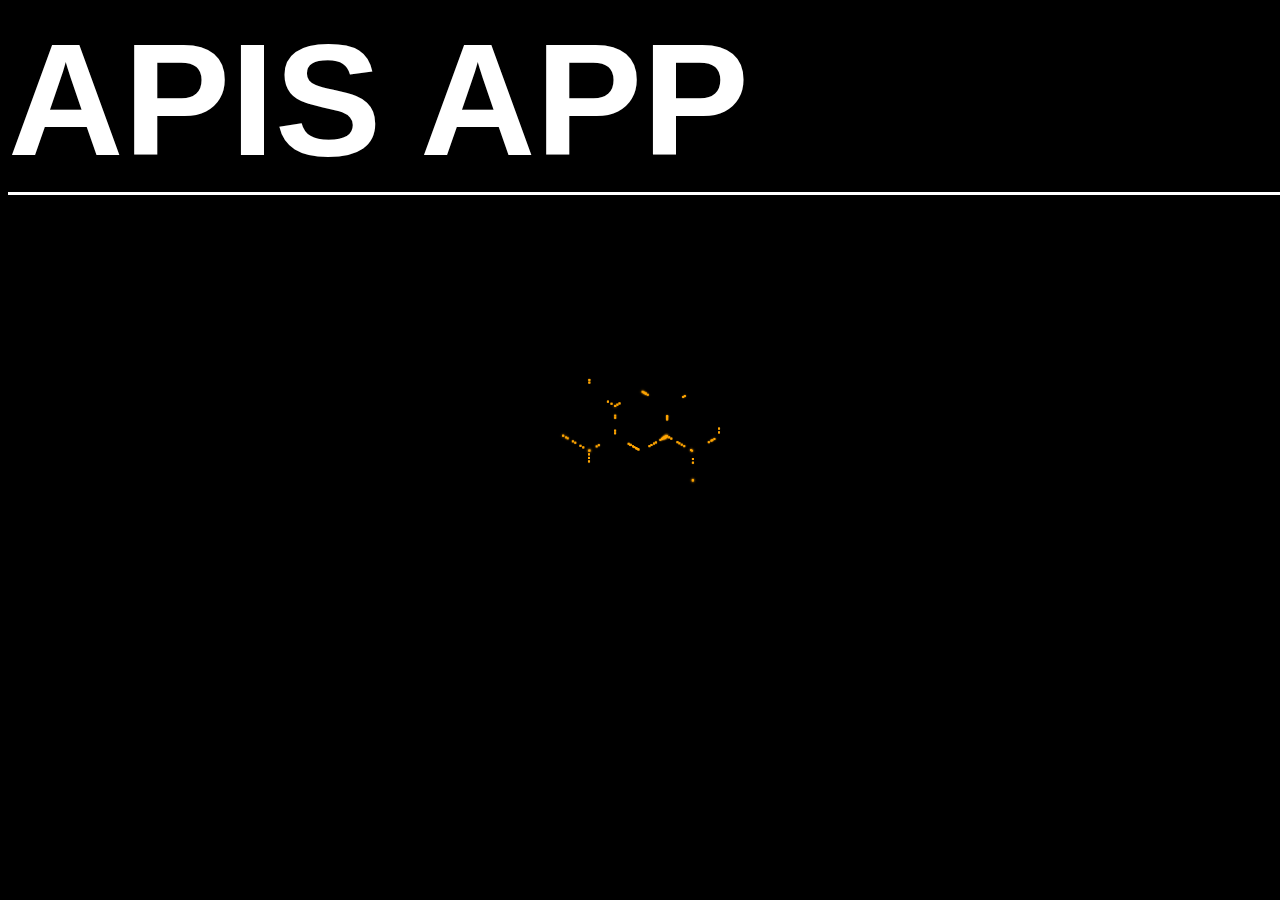
<file: JS-Courses/JS-Apps/doodles/index.html>
<!DOCTYPE html>
<html lang="en">
<head>
    <meta charset="UTF-8">
    <meta name="viewport" content="width=device-width, initial-scale=1.0">
    <link rel="stylesheet" href="styles.css">
    <title>Document</title>
</head>
<body>
    <canvas id="c"></canvas>
    <h1>APIS APP</h1>

    <script src="doodles.js"></script>
</body>
</html>
</file>
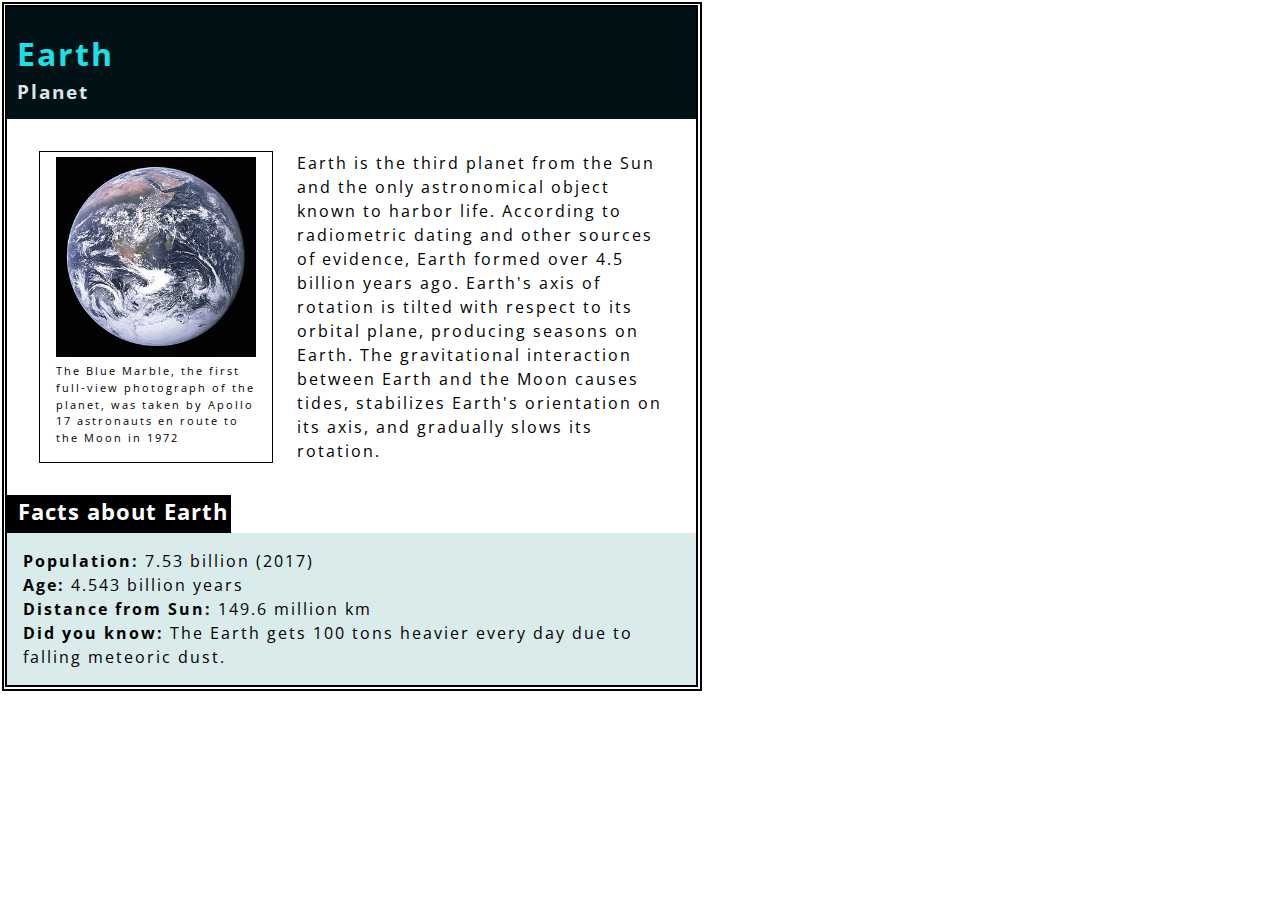
<file: FrontEnd-Exam-2019-03-11/Exam_Ресурси/01_Earth/Solution/index.html>
<!DOCTYPE html>
<html lang="en">
<head>
    <meta charset="UTF-8">
    <meta name="viewport" content="width=device-width, initial-scale=1.0">
    <meta http-equiv="X-UA-Compatible" content="ie=edge">
    <link href="https://fonts.googleapis.com/css?family=Open+Sans&display=swap" rel="stylesheet">
    <link rel="stylesheet" href="style.css">
    <title>01.Earth</title>
</head>
<body>
    <div class="container">
    <header>
        <h1>Earth</h1>
        <h3>Planet</h3>
    </header>

    <main>
        <div class="card">
            <img src="Earth.jpg">
            <p>The Blue Marble, the first full-view photograph of the planet, was taken by Apollo 17 astronauts en route to the Moon in 1972</p>
        </div>

        <p>Earth is the third planet from the Sun and the only astronomical object known to harbor life. According to radiometric dating and other sources of evidence, Earth formed over 4.5 billion years ago.
            Earth's axis of rotation is tilted with respect to its orbital plane, producing seasons on Earth. The gravitational interaction between Earth and the Moon causes tides, stabilizes Earth's orientation on its axis, and gradually slows its rotation.</p>

        
    </main>
    <div class="facts"><p>Facts about Earth</p> </div>
    <footer>
        <p><strong>Population:</strong> 7.53 billion (2017)</p>
        <p><strong>Age:</strong> 4.543 billion years</p>
        <p><strong>Distance from Sun:</strong> 149.6 million km</p>
        <p><strong> Did you know:</strong> The Earth gets 100 tons heavier every day due to falling meteoric dust.</p>
    </footer>
    </div>
</body>
</html>
</file>
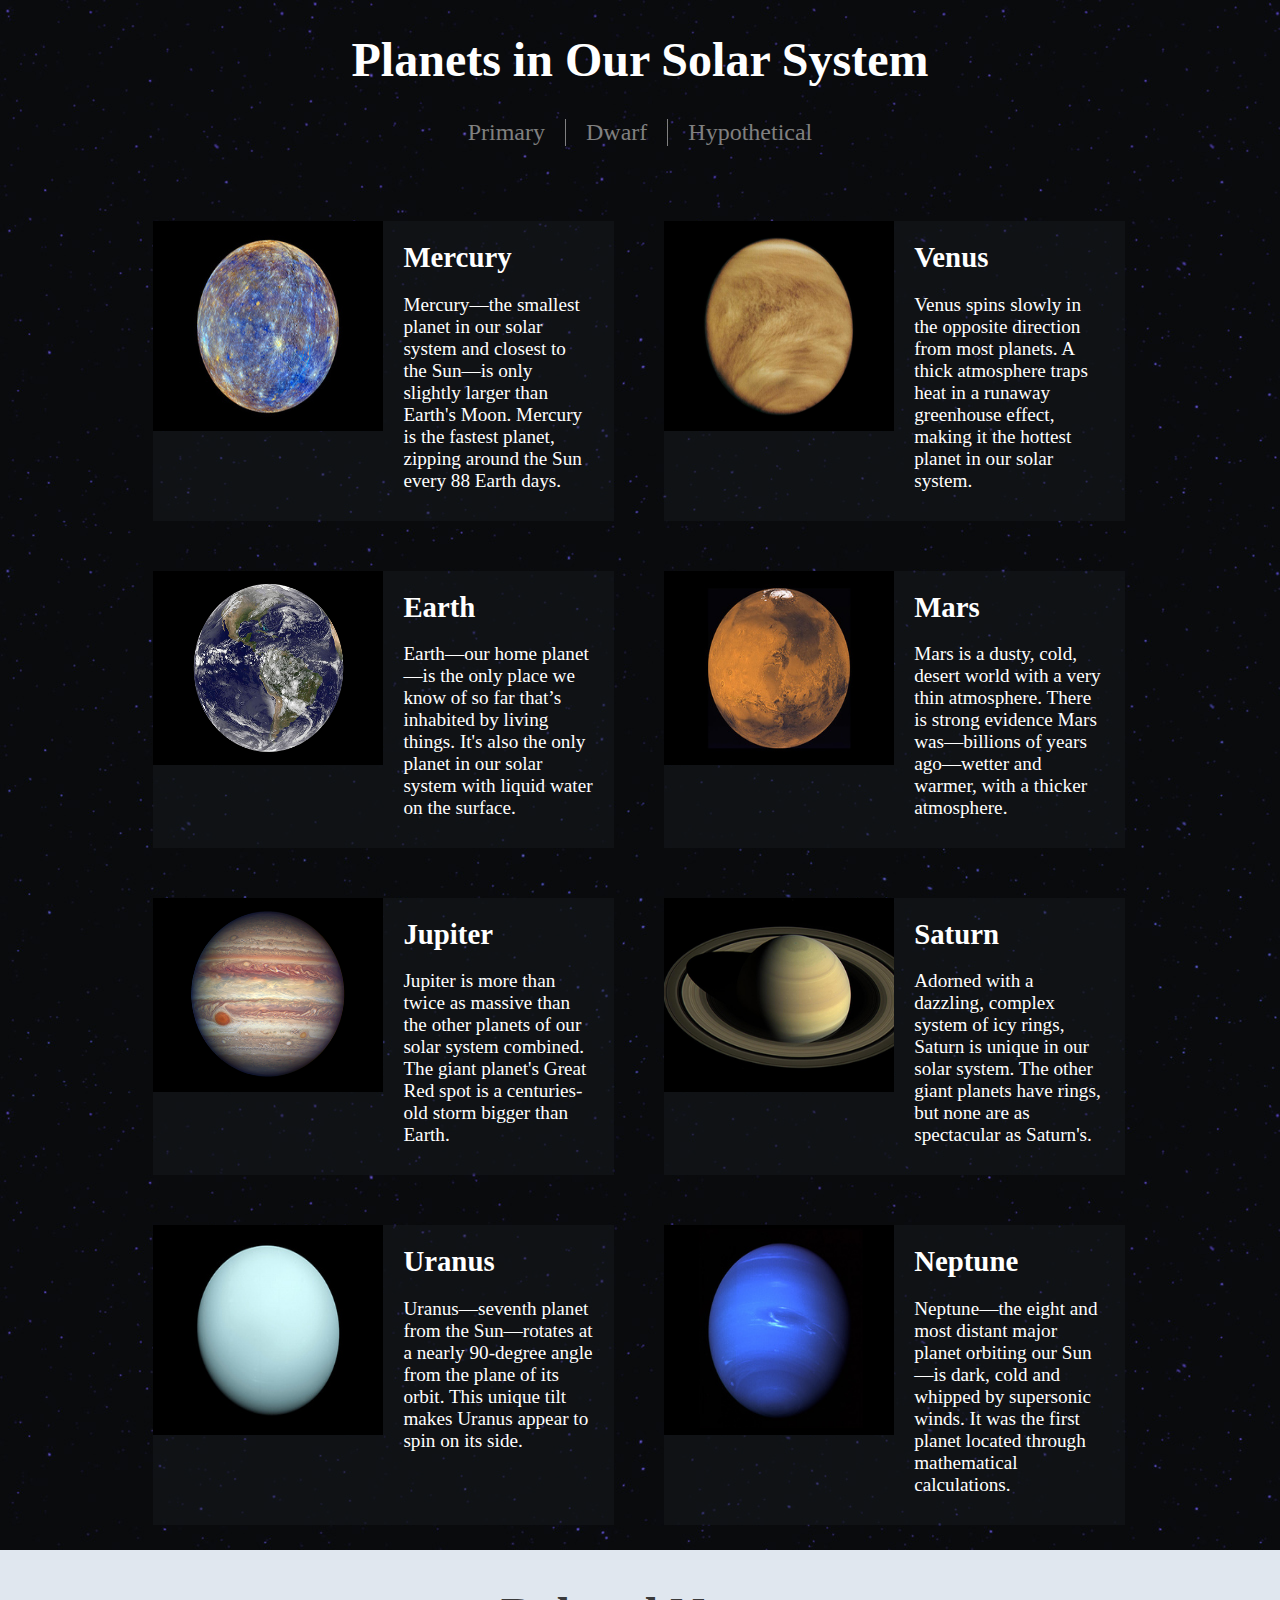
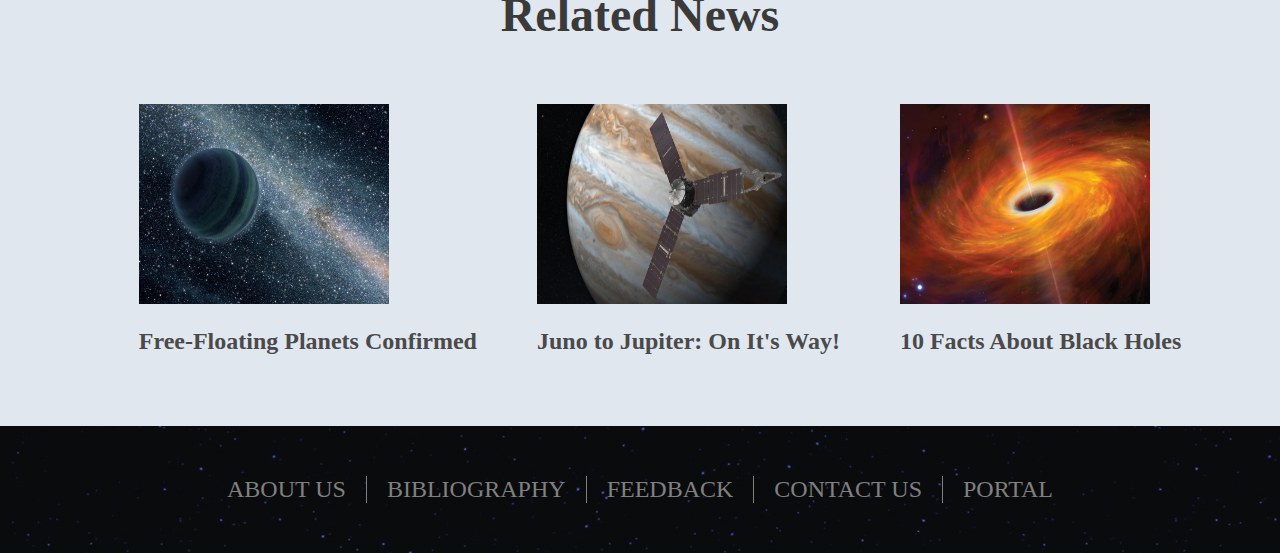
<file: FrontEnd-Exam-2019-03-11/Exam_Ресурси/02_Planets/Solution/index.html>
<!DOCTYPE html>
<html lang="en">
<head>
    <meta charset="UTF-8">
    <meta name="viewport" content="width=device-width, initial-scale=1.0">
    <meta http-equiv="X-UA-Compatible" content="ie=edge">
    <link rel="stylesheet" href="styles.css">
    <link rel="stylesheet" href="responsive.css">
    <title>Planets</title>
</head>
<body>
    <div class="primary">
    <header>
        <h1>Planets in Our Solar System</h1>
        <nav>
            <a href="#">Primary</a>
            <a href="#">Dwarf</a>
            <a href="#">Hypothetical</a>
         </nav>
    </header>
    <main>
        <div class="pair">
            <div class="planet" href="#">
            <img src="..\Media\mercury.png">
            <div class="planet_info">
                <h3>Mercury</h3>
                <p>Mercury—the smallest planet in our solar system and closest to the Sun—is only slightly larger than Earth's Moon. Mercury is the fastest planet, zipping around the Sun every 88 Earth days.</p>
            </div>
            </div>
            <div class="planet" href="#">
                <img src="..\Media\venus.png">
                <div class="planet_info">
                    <h3>Venus</h3>
                    <p>Venus spins slowly in the opposite direction from most planets. A thick atmosphere traps heat in a runaway greenhouse effect, making it the hottest planet in our solar system.</p>
                </div>
            </div>
        </div>
        <div class="pair">
             <div class="planet" href="#">
                <img src="..\Media\earth.jpg">
                <div class="planet_info">
                    <h3>Earth</h3>
                    <p>Earth—our home planet—is the only place we know of so far that’s inhabited by living things. It's also the only planet in our solar system with liquid water on the surface.</p>
                </div>
        </div>
            <div class="planet" href="#">
                <img src="..\Media\mars.jpg">
                <div class="planet_info">
                    <h3>Mars</h3>
                    <p>Mars is a dusty, cold, desert world with a very thin atmosphere. There is strong evidence Mars was—billions of years ago—wetter and warmer, with a thicker atmosphere.</p>
                </div>
            </div>
        </div>
        <div class="pair">
                <div class="planet" href="#">
                   <img src="..\Media\jupiter.png">
                   <div class="planet_info">
                       <h3>Jupiter</h3>
                       <p>Jupiter is more than twice as massive than the other planets of our solar system combined. The giant planet's Great Red spot is a centuries-old storm bigger than Earth.</p>
                   </div>
           </div>
               <div class="planet" href="#">
                   <img src="..\Media\saturn.jpg">
                   <div class="planet_info">
                       <h3>Saturn</h3>
                       <p>Adorned with a dazzling, complex system of icy rings, Saturn is unique in our solar system. The other giant planets have rings, but none are as spectacular as Saturn's.</p>
                   </div>
               </div>
           </div>
           <div class="pair">
                <div class="planet" href="#">
                   <img src="..\Media\uranus.jpg">
                   <div class="planet_info">
                       <h3>Uranus</h3>
                       <p>Uranus—seventh planet from the Sun—rotates at a nearly 90-degree angle from the plane of its orbit. This unique tilt makes Uranus appear to spin on its side.</p>
                   </div>
           </div>
               <div class="planet" href="#">
                   <img src="..\Media\neptune.jpg">
                   <div class="planet_info">
                       <h3>Neptune</h3>
                       <p>Neptune—the eight and most distant major planet orbiting our Sun—is dark, cold and whipped by supersonic winds. It was the first planet located through mathematical calculations.</p>
                   </div>
               </div>
           </div>
    </main>
    <section class="news">
        <h1>Related News</h1>
            <ul>
                <li>
                    <span class="link">
                        <img src="..\Media\free_planet.jpg">
                    </span>
                    <h2>Free-Floating Planets Confirmed</h2>
                </li>
                <li>
                    <span class="link">
                        <img src="..\Media\juno.jpg" alt="">
                    </span>
                    <h2>Juno to Jupiter: On It's Way!</h2>
                </li>
                <li>
                    <span class="link">
                        <img src="..\Media\black_hole.jpg" alt="">
                    </span> 
                    <h2>10 Facts About Black Holes</h2>
                </li>
            </ul>
    </section>
    
    <footer>
            <nav>
                <a href="#">ABOUT US</a>
                <a href="#">BIBLIOGRAPHY</a>
                <a href="#">FEEDBACK</a>
                <a href="#">CONTACT US</a>
                <a href="#">PORTAL</a>
             </nav>
    </footer>
    </div>
</body>
</html>
</file>
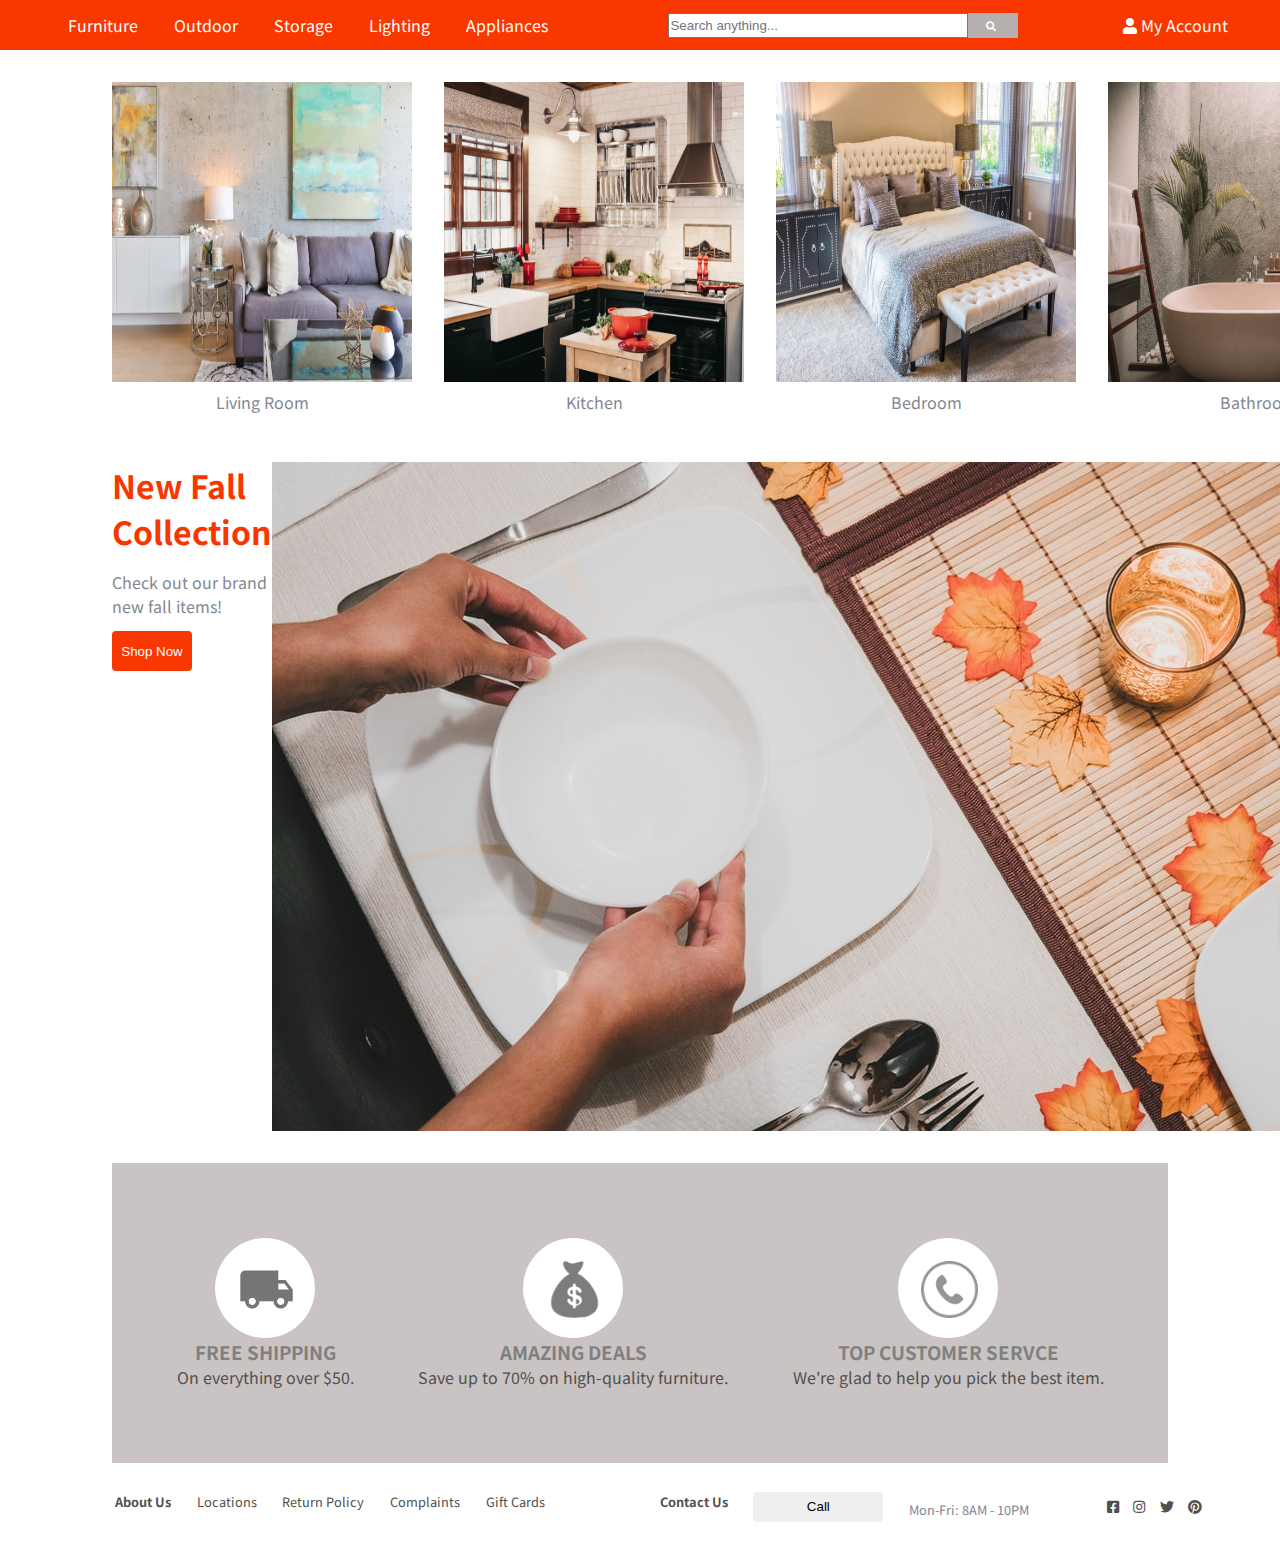
<file: FrontEnd-Exam-2019-03-11/Exam_Ресурси/03_FurnitureStore/Solution/index.html>
<!DOCTYPE html>
<html lang="en">
<head>
    <meta charset="UTF-8">
    <meta name="viewport" content="width=device-width, initial-scale=1.0">
    <meta http-equiv="X-UA-Compatible" content="ie=edge">
    <link rel="stylesheet" href="style.css">
    <link href="https://fonts.googleapis.com/css?family=Noto+Sans+JP&display=swap" rel="stylesheet"> 
    <title> 03.Furniture Store</title>
</head>
<body>
    <header>
        <ul class="menu" >
            <li>Furniture</li>
            <li>Outdoor</li>
            <li>Storage</li>
            <li>Lighting</li>
            <li>Appliances</li>
        </ul>

        <div class="bla" >
            <input class="search-bar" type="text" placeholder="Search anything...">
            <i class="fas fa-search"></i>
        </div>

        <div class="search" ><i class="fas fa-user"></i> My Account</div>
    </header>



    <main>

        <div class="container-pics">

            <ul>
                <li> <img src="liv-room.jpg" alt=""> <p>Living Room</p> </li>
                <li> <img src="kitchen.jpg" alt=""> <p>Kitchen</p> </li>
                <li> <img src="bedroom.jpg" alt=""> <p>Bedroom</p> </li>
                <li> <img src="bathroom.jpg" alt=""> <p>Bathroom</p></li>
            </ul>

        </div>

        <div class="fall-collection" >
            <div class="grr">
                <h1>New Fall Collection</h1>
                <p>Check out our brand new fall items!</p>
                <button>Shop Now</button>
            </div>

            <img src="fall-collection.jpg" alt="">
        </div>


        <div class="last-container">
            <div class="card">
                <i><img src="free-shipping.png" alt=""></i>
                <h3>FREE SHIPPING</h3>
                <p>On everything over $50.</p>
            </div>
            <div class="card">
                <i><img src="amazing-deals.png" alt=""></i>
                <h3>AMAZING DEALS</h3>
                <p>Save up to 70% on high-quality furniture.</p>

            </div>
            <div class="card">
                <i><img src="customer-service.png" alt=""></i>
                <h3>TOP CUSTOMER SERVCE</h3>
                <p>We're glad to help you pick the best item.</p>
    
            </div>
            

        </div>

    </main>

    <footer>
        <div>
        <ul>
            <li class="bigger" >About Us</li>
            <li>Locations</li>
            <li>Return Policy</li>
            <li>Complaints</li>
            <li>Gift Cards</li>
        </ul>
        </div>
        <div class="middle">
            <ul>
                <li class="bigger">Contact Us</li>
                <li><button>Call</button></li>
                <li><p>Mon-Fri: 8AM - 10PM</p></li>
            </ul>
        </div>
        <div class="social">
            <ul>
                <li><i class="fab fa-facebook-square"></i></li>
                <li><i class="fab fa-instagram"></i></li>
                <li><i class="fab fa-twitter"></i></li>
                <li><i class="fab fa-pinterest"></i></li>
            </ul>
        </div>

    </footer>
</body>
</html>
</file>
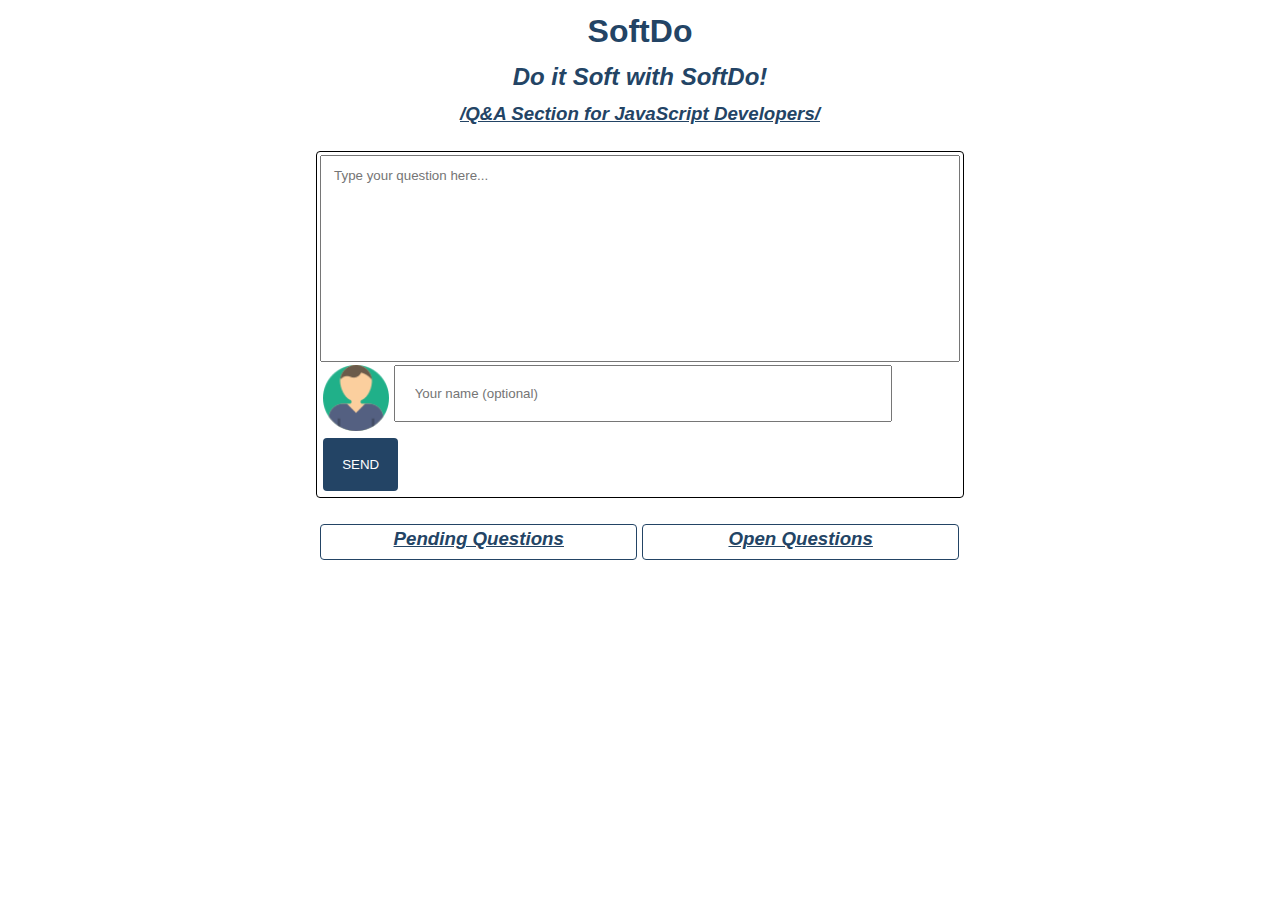
<file: JS-Courses/JS-Advanced/11.ExamPrepJuly/01.SoftDo/index.html>
<!DOCTYPE html>
<html lang="en">

<head>
    <meta charset="UTF-8">
    <meta name="viewport" content="width=device-width, initial-scale=1.0">
    <meta http-equiv="X-UA-Compatible" content="ie=edge">
    <link rel="stylesheet" href="./styles/styles.css">
    <title>Document</title>
</head>
<body onload="mySolution()">
    <h1>SoftDo</h1>
    <h2>Do it Soft with SoftDo!</h2>
    <h3>/Q&A Section for JavaScript Developers/</h3>
    <section id="inputSection">
        <textarea placeholder="Type your question here..."></textarea>
        <div>
            <img src="./images/user.png" />
            <input type="username" value="" placeholder="Your name (optional)" />
            <button>SEND</button>
        </div>
    </section>
    <section id="outputSection">
        <div id="pendingQuestions">
            <h3>Pending Questions</h3>
        </div>
        <div id="openQuestions">
            <h3>Open Questions</h3>
        </div>
    </section>
    <script src="./scripts/index.js"></script>
</body>
</html>
</file>
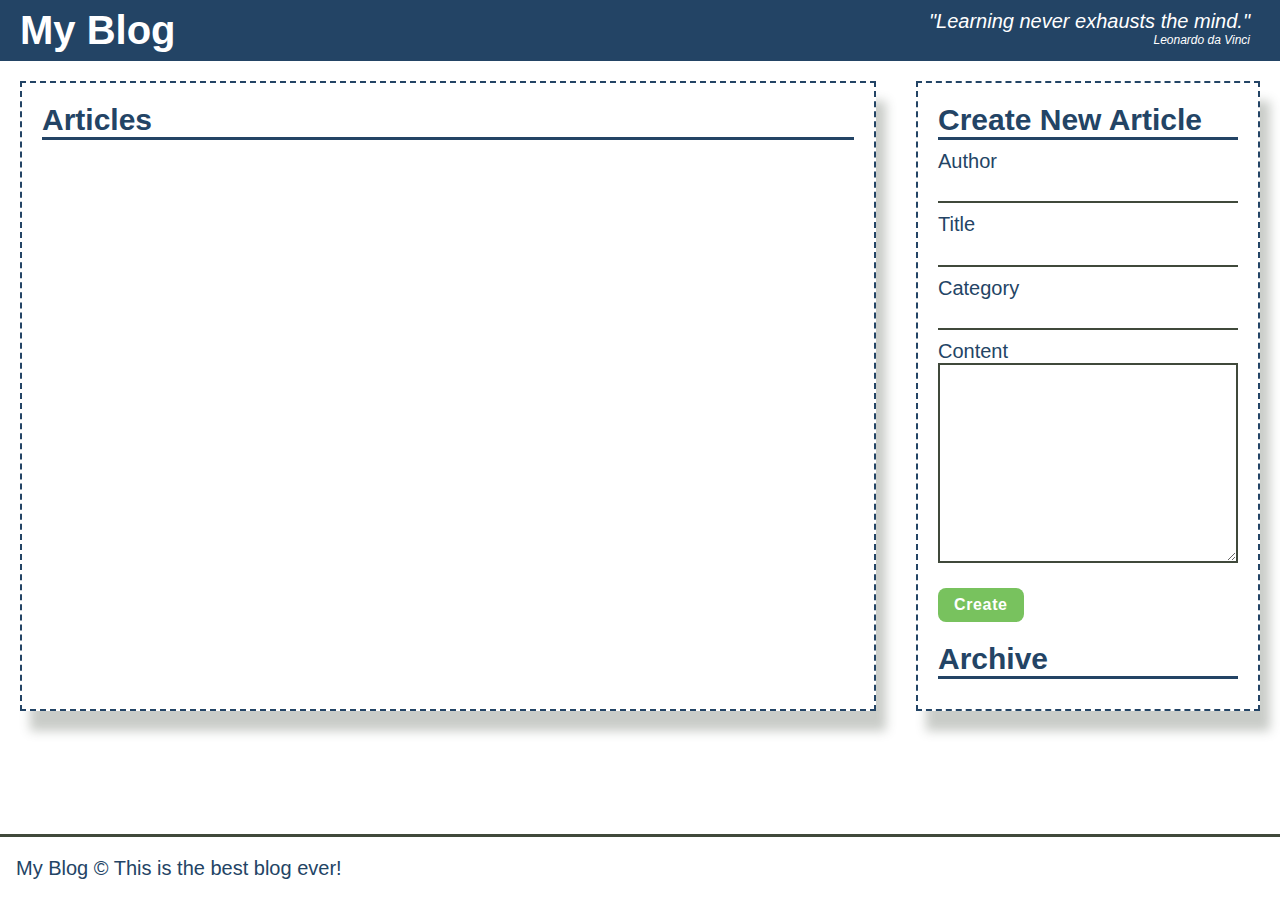
<file: JS-Courses/JS-Advanced/Exam/01.MyBlog/index.html>
<!DOCTYPE html>
<html lang="en">

<head>
  <meta charset="UTF-8">
  <meta name="viewport" content="width=device-width, initial-scale=1.0">
  <meta http-equiv="X-UA-Compatible" content="ie=edge">
  <link rel="stylesheet" href="./style.css">
  <title>Document</title>
</head>

<body>
  <div class="site">
    <header>
      <h1>My Blog</h1>
      <section>
        <blockquote>
          "Learning never exhausts the mind."
          <cite>Leonardo da Vinci</cite>
        </blockquote>
      </section>
    </header>
    <div class="site-content">
      <main>
        <section>
          <h2>Articles</h2>
        </section>
      </main>
      <aside>
        <section>
          <h2>Create New Article</h2>
          <form>
            <p>
              <label for="creator">Author</label>
              <input type="text" id="creator">
            </p>
            <p>
              <label for="title">Title</label>
              <input type="text" id="title">
            </p>
            <p>
              <label for="category">Category</label>
              <input type="text" id="category">
            </p>
            <p>
              <label for="content">Content</label>
              <textarea name="content" id="content"></textarea>
            </p>
            <button class="btn create">Create</button>
          </form>
        </section>
        <section class="archive-section">
          <h2>Archive</h2>
          <ul>
          </ul>
        </section>
      </aside>
    </div>
    <footer>
      <p>My Blog &copy; This is the best blog ever!</p>
    </footer>
  </div>
</body>
<script src="app.js"></script>
<script>
  document.onload = solve();
</script>

</html>
</file>
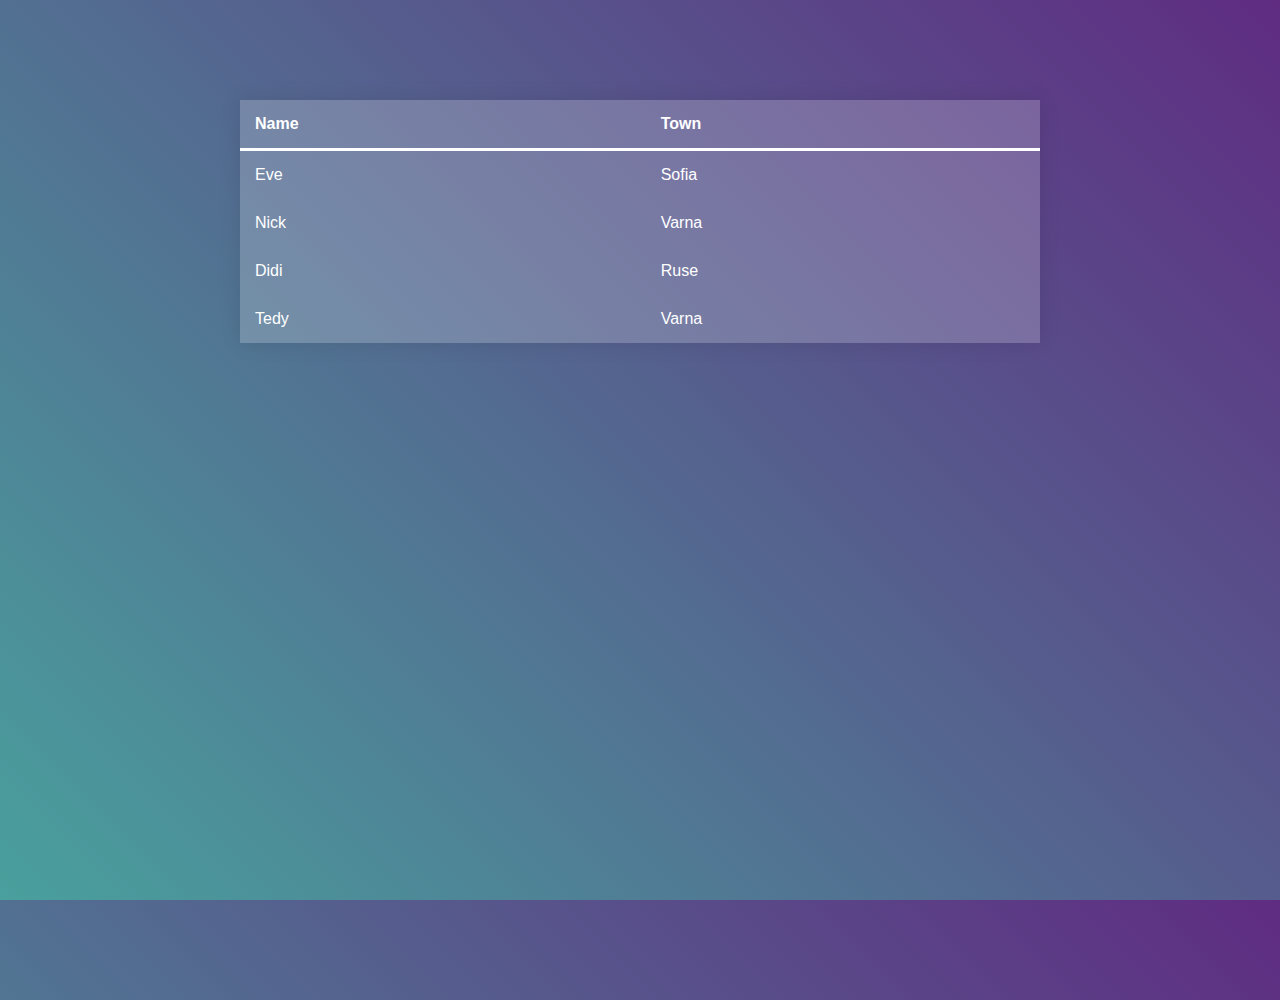
<file: JS-Courses/JS-Apps/01.thisExercises/04.Table/index.html>
<!DOCTYPE html>
<html lang="en">

<head>
    <meta charset="UTF-8">
    <meta name="viewport" content="width=device-width, initial-scale=1.0">
    <meta http-equiv="X-UA-Compatible" content="ie=edge">
    <link rel="stylesheet" href="style.css">
    <script src="index.js"></script>
    <title>Document</title>
</head>

<body>
    <table class="minimalistBlack">
        <thead>
            <tr>
                <th>Name</th>
                <th>Town</th>
            </tr>
        </thead>
        <tbody>
            <tr>
                <td>Eve</td>
                <td>Sofia</td>
            </tr>
            <tr>
                <td>Nick</td>
                <td>Varna</td>
            </tr>
            <tr>
                <td>Didi</td>
                <td>Ruse</td>
            </tr>
            <tr>
                <td>Tedy</td>
                <td>Varna</td>
            </tr>
        </tbody>
    
    </table>

</body>
<script>
    solve()
</script>

</html>
</file>
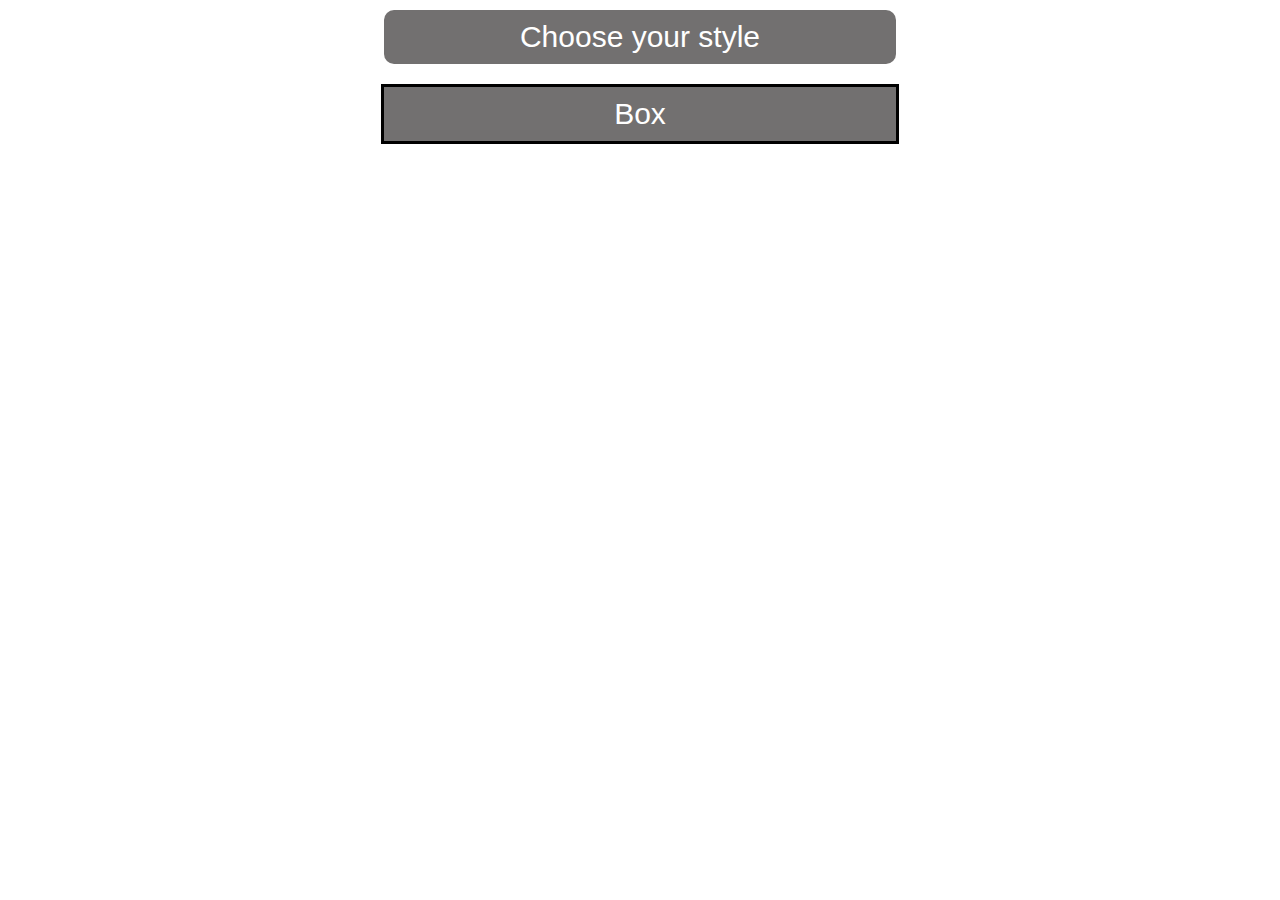
<file: JS-Courses/JS-Apps/01.thisLab/04.dropDownMenu/index.html>
<!DOCTYPE html>
<html lang="en">

<head>
    <meta charset="UTF-8">
    <meta name="viewport" content="width=device-width, initial-scale=1.0">
    <meta http-equiv="X-UA-Compatible" content="ie=edge">
    <script src="app.js"></script>
    <link rel="stylesheet" href="styles.css">
    <title>Document</title>
</head>

<body>
   
    <div class="container">
        <button id="dropdown" >
            Choose your style
        </button>
        <ul id="dropdown-ul" >
            <li class = "deep">rgb(255, 143, 143)</li>
            <li class = "deep1">rgb(250, 215, 151)</li>
            <li class = "deep2">rgb(251, 251, 167)</li>
            <li class = "deep3">rgb(228, 255, 173)</li>
            <li class = "deep4">rgb(174, 174, 251)</li>
        </ul>
    </div>
    <div id = "box">Box</div>
</body>
<script>solve()</script>
</html>
</file>
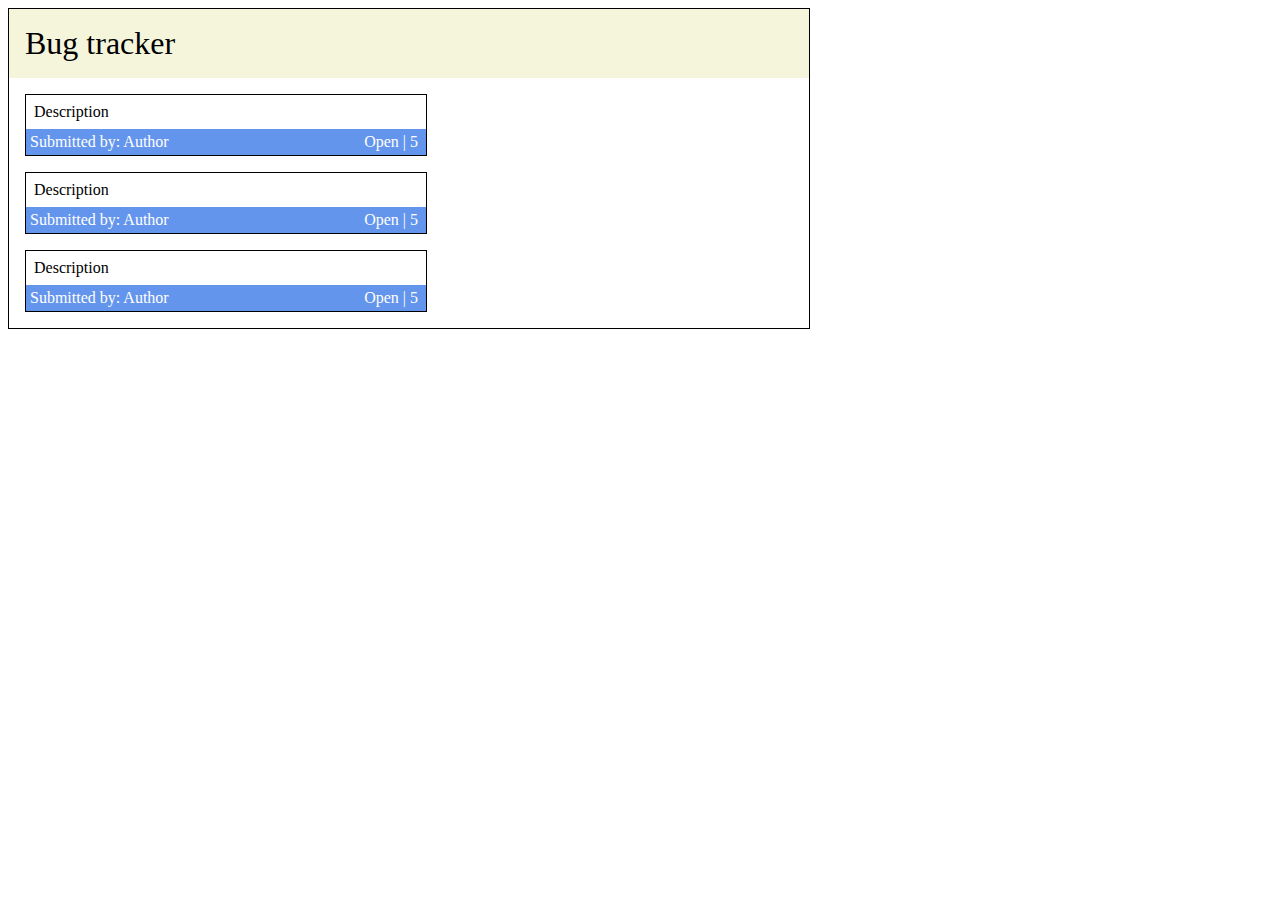
<file: JS-Courses/JS-Apps/02.ObjectCompositionExercises/07.BugTracker/index.html>
<!DOCTYPE html>
<html lang="en">

<head>
    <meta charset="UTF-8">
    <title>Bug Tracker</title>
    <link rel="stylesheet" href="./styles.css">
</head>

<body>
    <div id="wrapper">
        <div id="titlebar">Bug tracker</div>
        <div id="content">
            <div class="report">
                <div class="body">
                    <p>Description</p>
                </div>
                <div class="title">
                    <span class="author">Submitted by: Author</span>
                    <span class="status">Open | 5</span>
                </div>
            </div>
            <div class="report">
                <div class="body">
                    <p>Description</p>
                </div>
                <div class="title">
                    <span class="author">Submitted by: Author</span>
                    <span class="status">Open | 5</span>
                </div>
            </div>
            <div class="report">
                <div class="body">
                    <p>Description</p>
                </div>
                <div class="title">
                    <span class="author">Submitted by: Author</span>
                    <span class="status">Open | 5</span>
                </div>
            </div>
        </div>
    </div>
    <script src="./app.js"></script>
</body>

</html>
</file>
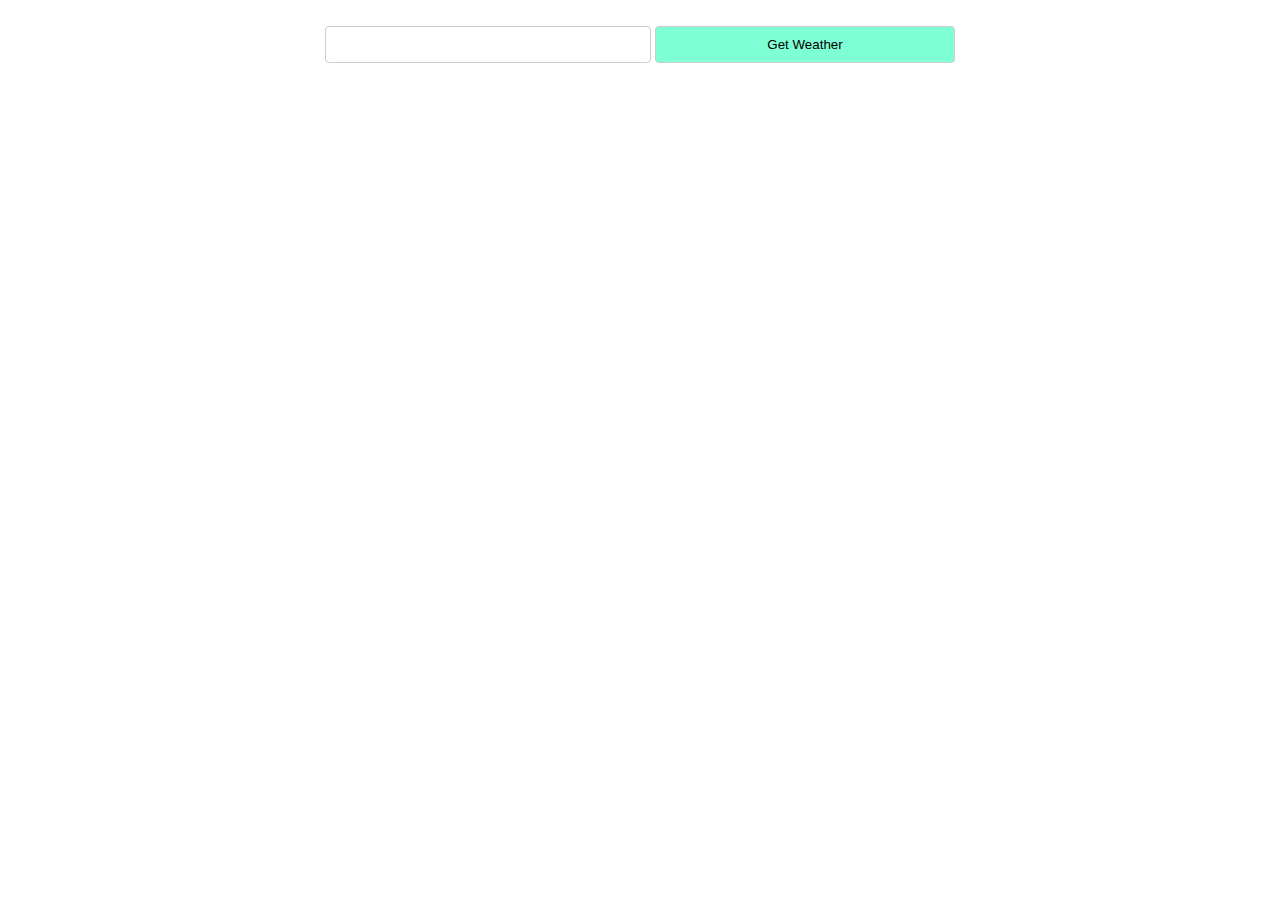
<file: JS-Courses/JS-Apps/05.AsynchronousProgramming/01. FORECASTER/index.html>
<!DOCTYPE html>
<html lang="en">

<head>
    <meta charset="UTF-8">
    <title>Forecaster</title>
    <link rel="stylesheet" href="./styles.css">
</head>

<body>
    <div id="content">
        <h1 class="notification"></h1>
        <div id="request">
            <input id="location" class='bl' type="text">
            <input id="submit" class="bl" type="button" value="Get Weather">
        </div>
        <div id="forecast" style="display:none">
            <div id="current">
                <div class="label">Current conditions</div>
            </div>
            <div id="upcoming">
                <div class="label">Three-day forecast</div>
            </div>
        </div>
    </div>
    <script src="./app.js"></script>
</body>

</html>
</file>
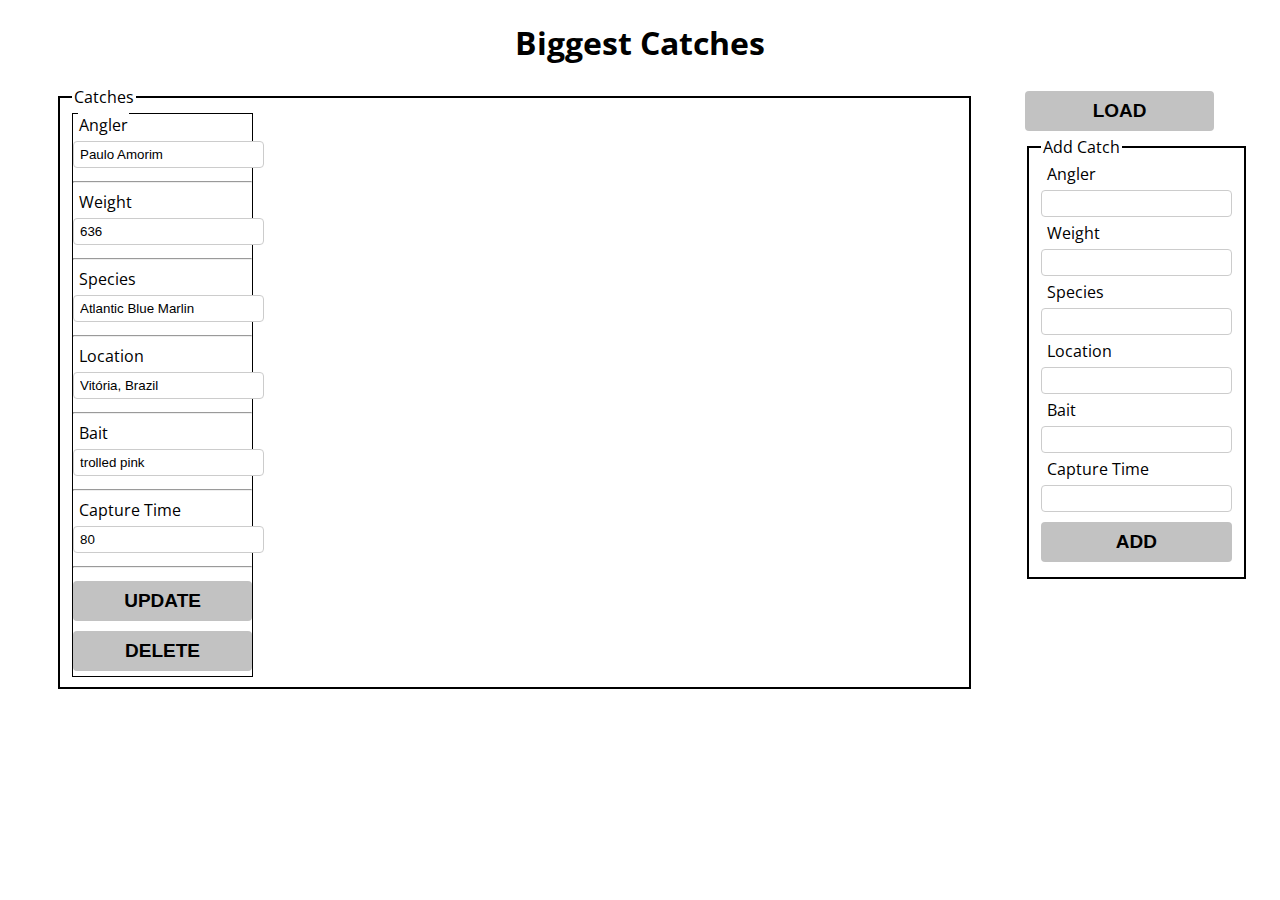
<file: JS-Courses/JS-Apps/05.AsynchronousProgramming/02. FISHER-GAME/index.html>
<!DOCTYPE html>
<html lang="en">

<head>
    <meta charset="UTF-8">
    <title>Biggest Catch</title>
    <link rel="stylesheet" href="./styles.css">
</head>

<body>
    <h1>Biggest Catches</h1>
    <fieldset id="main">
        <legend>Catches</legend>
        <div id="catches">
            <div class="catch" data-id="<id-goes-here>">
                <label>Angler</label>
                <input type="text" class="angler" value="Paulo Amorim" />
                <hr>
                <label>Weight</label>      
                <input type="number" class="weight" value="636" />
                <hr>
                <label>Species</label>
                <input type="text" class="species" value="Atlantic Blue Marlin" />
                <hr>
                <label>Location</label>
                <input type="text" class="location" value="Vitória, Brazil" />
                <hr>
                <label>Bait</label>
                <input type="text" class="bait" value="trolled pink" />
                <hr>
                <label>Capture Time</label>
                <input type="number" class="captureTime" value="80" />
                <hr>
                <button class="update">Update</button>
                <button class="delete">Delete</button>
            </div>
        </div>
    </fieldset>
    <aside>
        <button class="load">Load</button>
        <fieldset id="addForm">
            <legend>Add Catch</legend>
            <label>Angler</label>
            <input type="text" class="angler" />
            <label>Weight</label>
            <input type="number" class="weight" />
            <label>Species</label>
            <input type="text" class="species" />
            <label>Location</label>
            <input type="text" class="location" />
            <label>Bait</label>
            <input type="text" class="bait" />
            <label>Capture Time</label>
            <input type="number" class="captureTime" />
            <button class="add">Add</button>
        </fieldset>
    </aside>
    <script src="./app.js"></script>
</body>

</html>
</file>
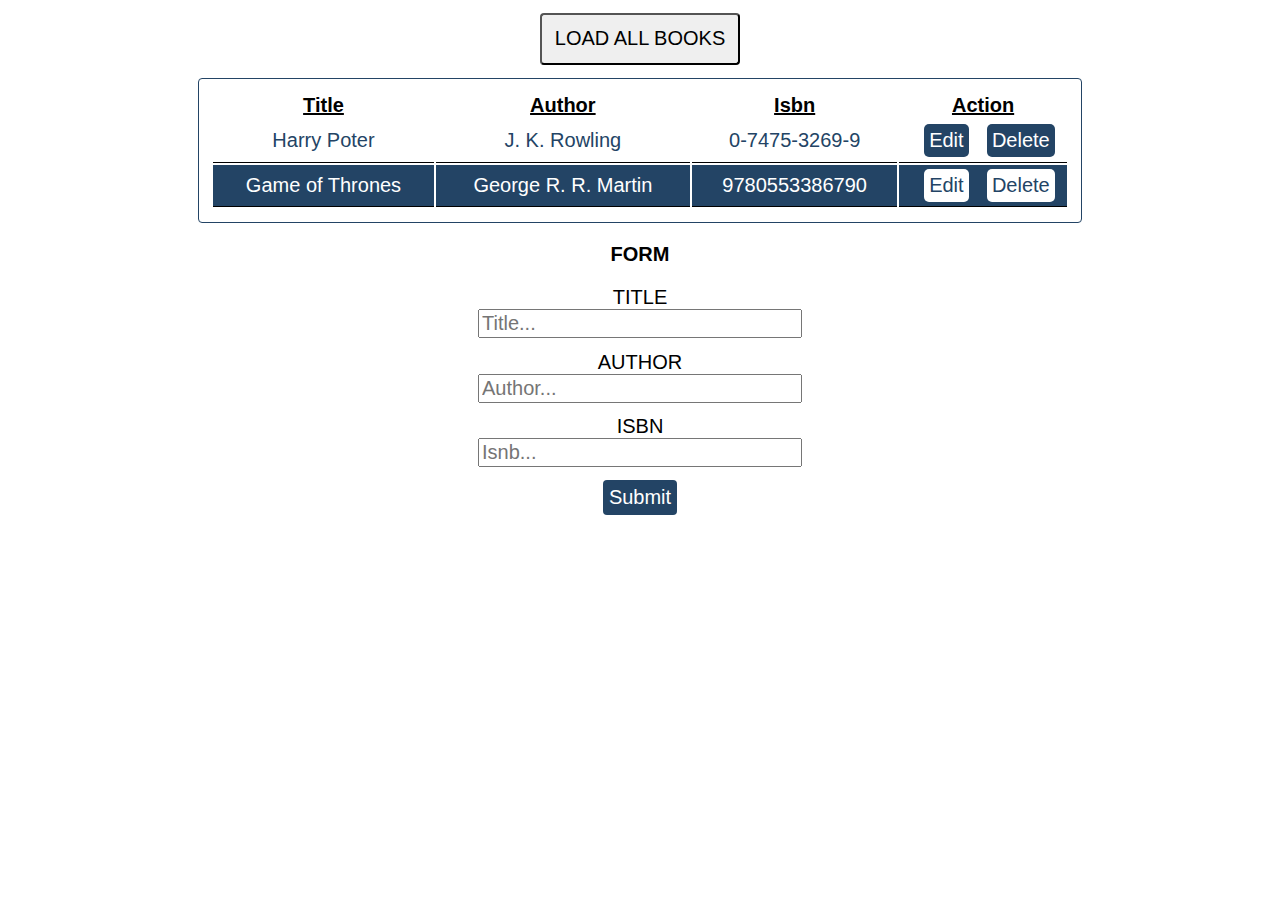
<file: JS-Courses/JS-Apps/06.Firebase/BOOKS/index.html>
<!DOCTYPE html>
<html lang="en">
<head>
    <meta charset="UTF-8">
    <meta name="viewport" content="width=device-width, initial-scale=1.0">
    <meta http-equiv="X-UA-Compatible" content="ie=edge">
    <title>Books</title>
    <link rel="stylesheet" href="./styles.css">
</head>
<body>
    <button id="loadBooks">LOAD ALL BOOKS</button>
    <table>
        <thead>
            <tr>
                <th>Title</th>
                <th>Author</th>
                <th>Isbn</th>
                <th>Action</th>
            </tr>
        </thead>
        <tbody>
            <tr>
                <td>Harry Poter</td>
                <td>J. K. Rowling</td>
                <td>0-7475-3269-9</td>
                <td>
                    <button>Edit</button>
                    <button>Delete</button>
                </td>
            </tr>
            <tr>
                <td>Game of Thrones</td>
                <td>George R. R. Martin</td>
                <td>9780553386790</td>
                <td>
                    <button>Edit</button>
                    <button>Delete</button>
                </td>
            </tr>
        </tbody>
    </table>

    <form>
        <h3>FORM</h3>
        <label>TITLE</label>
        <input name="title" type="title" id="title" placeholder="Title...">
        <label>AUTHOR</label>
        <input name="author" type="title" id="author" placeholder="Author...">
        <label>ISBN</label>
        <input name="isbn" type="title" id="isbn" placeholder="Isnb...">
        <button>Submit</button>
    </form>
    <!-- <script type="module" src="./firebase-requests.js"></script> -->
    <script type="module" src="./app.js"></script>
</body>
</html>

<!--Feel free to change/update/modify the HTML Structure-->
</file>
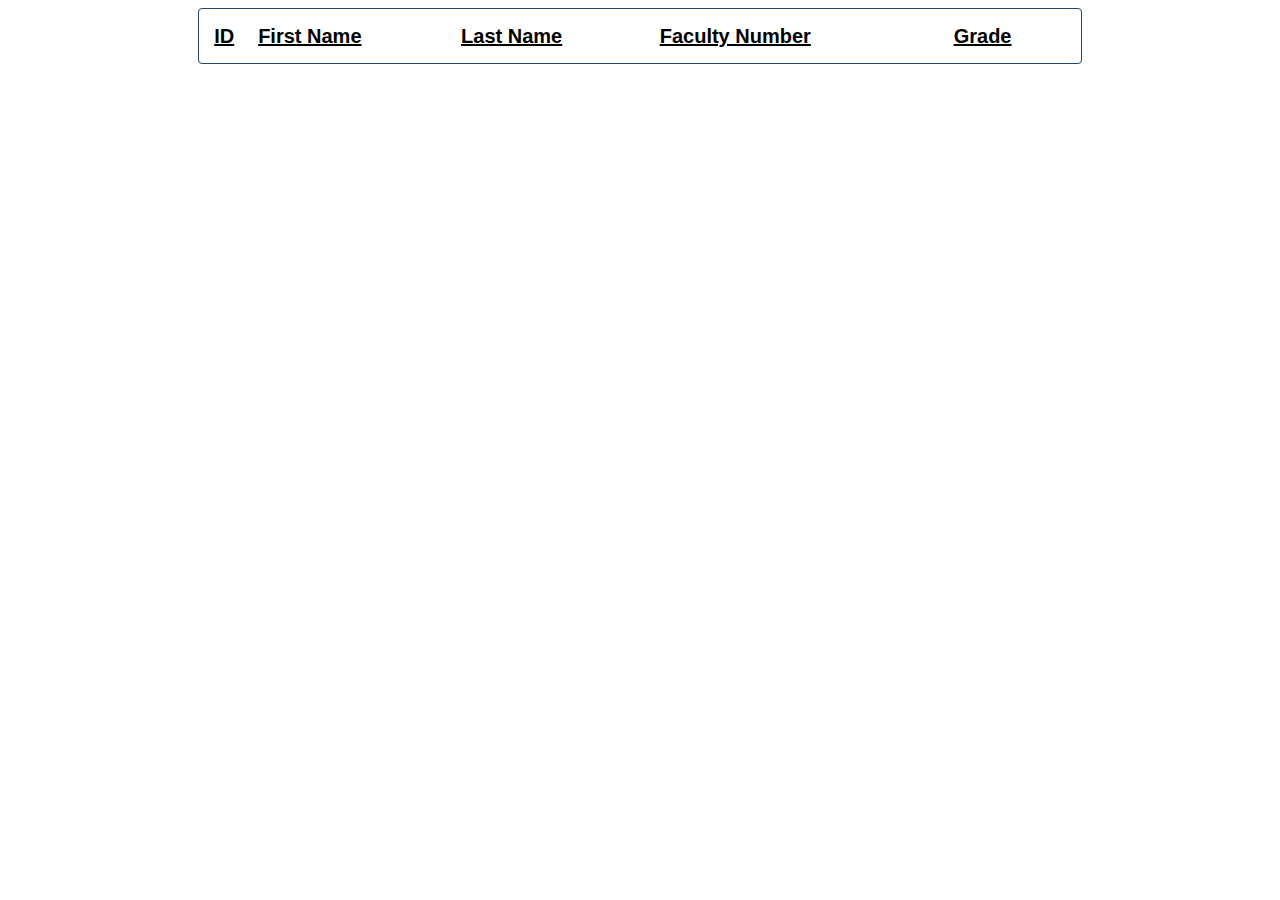
<file: JS-Courses/JS-Apps/06.Firebase/STUDENTS/index.html>
<!DOCTYPE html>
<html lang="en">

<head>
    <meta charset="UTF-8">
    <title>Students</title>
    <link rel="stylesheet" href="./styles.css">
</head>

<body>
    <table id="results">
        <thead>
            <tr>
                <th>ID</th>
                <th>First Name</th>
                <th>Last Name</th>
                <th>Faculty Number</th>
                <th>Grade</th>
            </tr>
        </thead>
        <tbody></tbody>
    </table>
    <script src="./app.js"></script>
</body>

</html>
</file>
<file: JS-Courses/JS-Apps/doodles/styles.css>
canvas {
  
  position: absolute;
  top: 0;
  left: 0;
  z-index: -1;
}

body {
  width: 100vw;
  height: 100vh;
}

h1 {
  margin: auto auto;
  z-index: 10;
  font-size: 10em;
  color: white;
  font-family: sans-serif;
  animation-name: example;
  animation-duration: 4s;
  opacity: 1;
  border-bottom: solid 3px white;
}

@keyframes example {
  from {opacity: 0;}
  to {opacity: 1;}
}
</file>
<file: FrontEnd-Exam-2019-03-11/Exam_Ресурси/01_Earth/Solution/style.css>
* {
    margin: 0;
    padding: 0;
    box-sizing: border-box;
}

html {
    font-family: 'Open Sans', sans-serif;
    font: 16px;
    line-height: 1.5;
    letter-spacing: 2px;
}

body {
    border: solid 2px black;
    margin: 0.1em;
    padding: 0.1em;
    width: 700px;
    background-color: white;
}

.container {
    border: solid 2px black;
}

header {
    background-color: rgb(0, 18, 22);
    height: 7em;
    display: flex;
    flex-direction: column;

}

h1 {
    color: rgb(25, 226, 231);
    margin: 0.7em 0 0 0.3em;
}

h3 {
    color: rgb(223, 226, 229);
    margin-left: 0.5em;
}

main {
    display: flex;
    flex-direction: row;
    padding: 2em;
    
}

.card {
    border: solid black 1px;
    padding: 0.3em 1em;
    width: 43%;
}

.card p {
    margin: 0;
    font-size: 0.7em;
}

img {
    width: 200px;
}


main p {
    margin-left: 1.5em;
    
}

.facts {
    color: white;
    background-color: black;
    width: 10em;
    height: 1.7em;
    padding-left: 0.5em;
    margin-right: auto;
    font-size: 1.4em;
    font-weight: bolder;
    letter-spacing: 1px;
}
.facts p {
    margin: auto;
    
}

footer {
    background-color: rgb(217, 235, 235);
    padding: 1em;
}
</file>
<file: FrontEnd-Exam-2019-03-11/Exam_Ресурси/02_Planets/Solution/styles.css>
body{
    background: url("../Media/tabs_background.jpg") repeat 0 0;
    font-size: 16px;
    font-family: 'Calibri';
    margin:0;
    padding: 0;
}

header,
footer{
    color: white;
    text-align: center;
    font-size: 1.5em;
}

main{
    width: 80%;
    margin: 0 auto;
    margin-top: 50px;
}

footer{
    padding: 50px;
}

nav{
    display: flex;
    justify-content: center;
}

.primary{
   justify-content: center;
}

.primary header nav a,
.primary footer nav a{
    text-decoration: none;
    color:grey;
    margin: 0;
    padding: 0px 20px 0 20px;
}

.primary header nav a:hover,
.primary footer nav a:hover{
    color:lightblue;
}   

.primary header nav a:nth-child(2){
    border-left: 1px solid grey;
    border-right: 1px solid grey;
}

.primary footer nav a:nth-child(even){
    border-left: 1px solid grey;
    border-right: 1px solid grey;
}

.planet{
    color: white;
    font-size: 1.2em;
    margin: 25px;
    width: 45%;
    display: flex;
    background: rgb(22, 25, 30,0.5);
}

.planet:hover{
    background: rgb(35, 37, 46, 0.5);
    cursor: pointer;
}

.planet img{
    width: 50%;
    height: 70%;
    display: inline-block;
    background: black;
}

.planet_info{
    display: inline-block;
}

.planet_info p{
    padding: 0 20px 10px 20px;
}

.planet_info h3{
    font-size: 1.5em;
    padding: 20px 20px 0px 20px;
    margin: 0;
}

.news{
    background-color:rgb(224, 231, 239);
    padding: 5px;
    margin: 0;
}

.news h1{
    color: rgb(58, 58, 58);
    text-align: center;
    font-size: 3em;
} 

.pair{
    display: flex;
}   

.news ul{
    color: rgb(75, 74, 74);
    list-style: none;
    display: flex;
    justify-content: center;
}

.news ul li{
    padding: 30px;
    text-align: left;
}

.news ul li img{
    width: 250px;
    height: 200px;
}
</file>
<file: FrontEnd-Exam-2019-03-11/Exam_Ресурси/02_Planets/Solution/responsive.css>
@media (max-width: 1000px) {
    .pair {
        
        flex-direction: column;
        flex-wrap: wrap;
    }

    .planet {
        margin: auto;
        width: 100%;
    }

    footer nav {
        flex-direction: column;
    }

    .primary header nav a:nth-child(2){
        border: none;
    }
    
    .primary footer nav a:nth-child(even){
        border: none;
    }   
}

@media (max-width: 850px) {
    .news ul {
        display: flex;
        flex-direction: column;
    }
    .news ul li {
        text-align: center;
    }

    .news ul li img{
        width: 350px;
        height: 300px;
    }
}
</file>
<file: JS-Courses/JS-Advanced/11.ExamPrepJuly/01.SoftDo/styles/styles.css>
* {
    margin: 0;
    padding: 0;
    font-family: 'Gill Sans', 'Gill Sans MT', Calibri, 'Trebuchet MS', sans-serif;
}

#inputSection{
    margin: 0 auto;
    width: 50%;
    border:1px solid black;
    padding: 0.2%;
    border-radius: 4px;
}
h1{
    text-align: center;
    color: #234465;
    margin: 1%;
}
h2{
    text-align: center;
    font-style: italic;
    color: #234465;
    margin: 1%;
}
#inputSection textarea {
    margin: 0 auto;
    display: block;
    width: 95.6%;
    resize: none;
    height: 20vh;
    padding: 2%;
}

#inputSection div {
    margin: 0.5%;
}

#inputSection img{
    width: 66px;
}
#inputSection input{
    padding: 3%;
    vertical-align: top;
    width: 72%;
}

#inputSection button{
    background-color: #234465;
    color: white;
    vertical-align: top;
    padding: 3%;
    border: none;
    border-radius: 4px;
    margin-top: 0.5%;
}

#outputSection{
    margin: 0 auto;
    width: 50%;
    margin-top:2%;
    margin-bottom: 5%;
}
#pendingQuestions, #openQuestions{
    display: inline-block;
    width: 48.3%;
    /* border:1px solid black; */
    height: auto;
    vertical-align: top;
    padding: 0.5%;
    border-radius: 4px;
    border: 1px solid #234465;
}

/* #pendingQuestions{
    border-right: 1px solid black;
    border-left: 1px solid black;
}

#openQuestions{
    border-left: 1px solid black;
    border-right: 1px solid black;
} */

.pendingQuestion span, .openQuestion span{
    vertical-align: top;
    font-size: 20px;
    text-decoration: underline;
    margin-left: 1%;
}

.pendingQuestion p , .openQuestion p{
    padding: 2%;
    font-style: italic;
    word-wrap: break-word;
}

.pendingQuestion, .openQuestion {
    border-bottom: 1px solid #234465;
    margin-top: 1%;
}


.pendingQuestion button.archive{
    display: inline-block;
    background-color: darkred;
    color: white;
    padding: 0.5%;
    border: none;
    border-radius: 4px;
    padding: 1% 3%;
    font-size: 18px;
    margin: 1%;
    outline: none;
}

.pendingQuestion button.archive:hover {
    cursor: pointer;
    color: rgb(243, 214, 214);
}

.pendingQuestion button.open{
    display: inline-block;
    background-color:#234465;
    color:white;
    padding: 0.5%;
    border-radius: 4px;
    padding: 1% 3%;
    font-size: 18px;
    margin: 1%;
    border: none;
    outline: none;
}

.pendingQuestion button.open:hover,.openQuestion button.reply:hover {
    cursor: pointer;
    text-decoration: underline;
}

.pendingQuestion button.archive:hover {
    cursor: pointer;
    text-decoration: underline;
}

.actions{
    text-align: right;
}

.openQuestion button.reply{
    display: inline-block;
    background-color: greenyellow;
    color:#234465;
    padding: 0.5%;
    padding: 0.5%;
    border-radius: 4px;
    padding: 1% 3%;
    font-size: 18px;
    margin: 1%;
    border: none;
    outline: none;
}

.replySection input{
    width: 70%;
    padding: 1%;
    margin-left: 5%;
}

.replySection li{
    border-bottom: 1px solid black;
    word-wrap: break-word;
    padding: 2%;
    width: 80%;
}

.replySection button {
    padding: 1.5%;
    color: white;
    background-color: #234465;
    border-radius: 4px;
    border: none;
}

.replySection ol {
    margin-left: 5%;
    margin-bottom: 1%;
    font-style: italic;
}

.replySection{
    margin-top: 5%;
}

h3{
    text-align: center;
    margin-bottom: 2%;
    font-style: italic;
    color: #234465;
    text-decoration: underline;
}
</file>
<file: JS-Courses/JS-Advanced/Exam/01.MyBlog/style.css>
*, *:before, *:after{
  margin:0;
  padding: 0;
  box-sizing: inherit;
}

html{
  box-sizing: border-box;
  font-family: 'Gill Sans', 'Gill Sans MT', Calibri, 'Trebuchet MS', sans-serif;
  font-size: 20px;
  color: #234465;
}
ul li{
  list-style-type: square;
  list-style-position: inside;
}
.site{
  min-height: 100vh;
  display: flex;
  flex-direction: column;
}
header{
  border-bottom:0.2rem solid #234465;
  display: flex;
  flex-wrap: wrap;
  background-color: #234465;
  color: white;
}
header h1{
  flex: 1 1 auto;
  margin: 0.2em 0.2em 0em 0.5em;
  border:none;
}
header section{
  flex: 1 1 auto;
  text-align: right;
  margin:0.5em 0.5em;
}
.site-content{
  display: flex;
  flex-wrap: wrap;
}
p{
  margin: 0.2em 0;
}
h2{
  border-bottom: 0.1em solid #234465;
  margin: 0.5rem;
}
main, aside{
  border: dashed 0.1rem #234465;
  box-shadow: 0.5em 1em 0.5em 0em rgba(64, 73, 59, 0.281) ;
  margin: 1rem 1rem;
  padding: 0.5em;
}
main{
  flex: 1 1 65vw;
  min-height: 50vh;
}
main article{
  margin: 0.5rem;
}
.buttons{
  text-align: right;
}
.btn{
  font-size: 0.8rem;
  padding: 0.5em 1em;
  border:none;
  border-radius: 0.5em;
  font-weight: bold;
  letter-spacing: 0.04em;
  color:white;
}
.btn:hover{
  background-color: #4d657e;
  color: white;
}
aside{
  flex: 1 1 25vw;
}

form>p,button{
  margin: 0.5rem;
}
input{
  padding: 0.5em;
  border:none;
  border-bottom: solid 0.1rem #40493B;
}

form input{
  width: 100%;
}

form textarea{
  width: 100%;
  height: 10rem;
  border: solid 0.1rem #40493B
}
.archive-section>ul{
  margin:1em;
}
footer{
  padding: 0.8em ;
  margin-top: auto;
  border-top: solid #40493B;
}

.delete{
  background-color: rgb(207, 58, 21);
}
.archive{
  background-color: #A3AE9E;
}
.create{
  background-color: #78C25E;
}

cite{
  display: block;
  font-size: 0.6em;
}

blockquote{
  font-style: italic;
  margin-right: 1em;
}
</file>
<file: JS-Courses/JS-Apps/01.thisExercises/04.Table/style.css>
html,

body {
	height: 100%;
}

body {
	margin: 0;
	background: linear-gradient(45deg, #49a09d, #5f2c82);
	font-family: sans-serif;
	font-weight: 100;
}

.container {
	position: absolute;
	top: 50%;
	left: 50%;
	transform: translate(-50%, -50%);
}

table {
    margin:auto;
    margin-top:100px;
	width: 800px;
	border-collapse: collapse;
	overflow: hidden;
	box-shadow: 0 0 20px rgba(0,0,0,0.1);
}

th,
td {
	padding: 15px;
	background-color: rgba(255,255,255,0.2);
	color: #fff;
}

th {
    text-align: left;
    border-bottom:solid;
}

input{
    margin:auto;
    width:100%;
    border:none;
    border-bottom: solid rgba(255,255,255,0.2);
    background-color: transparent;
}
</file>
<file: JS-Courses/JS-Apps/01.thisLab/04.dropDownMenu/styles.css>
/*buttons */
* {
    margin: 0;
    padding: 0;
    font-family: 'Gill Sans', 'Gill Sans MT', Calibri, 'Trebuchet MS', sans-serif;
    font-size: 30px;
}

#box {
    margin:auto;
    text-align: center;
    margin-top:20px;
    width:38.5%;
    border: solid;
    padding: 10px;
    background-color: rgb(114, 112, 112);
    border-color:black;
    color: white;
}

.container {
    /* min-height: 400px; */
    margin: auto;
    margin-top: 10px;
    text-align: center;
}

button {
    width:40%;
    border: none;
    border-radius: 10px;
    padding: 10px;
    background-color: rgb(114, 112, 112);
    color: white;
}

button:hover {
    padding: 1.1%;
}

ul {
    display: none;
    margin: auto;
    margin-top: 5px;
    padding: 10px;
    width: 30%;
}

li {
    margin: 5px;
    padding: 10px;
    background-color: rgb(189, 188, 186);
    border-bottom: solid;
    border-radius: 5px;
    list-style-type: none;
    font-size: 25px;
}
.deep{
    border-bottom-color: rgb(255, 143, 143);
}
.deep1{
    border-bottom-color: rgb(250, 215, 151);
}
.deep2{
    border-bottom-color: rgb(251, 251, 167);
}
.deep3{
    border-bottom-color: rgb(228, 255, 173);
}
.deep4{
    border-bottom-color: rgb(174, 174, 251);
}
</file>
<file: JS-Courses/JS-Apps/02.ObjectCompositionExercises/07.BugTracker/styles.css>
#wrapper {
    width: 800px;
    border: 1px solid black;
}
#titlebar {
    background-color: beige;
    font-size: 2em;
    padding: 0.5em;
}
.report {
    margin: 1em;
    border:1px solid black;
    width: 400px;
}
.report .title {
    background-color: cornflowerblue;
    color: white;
    padding: 0.25em;
    position: relative;
}
.report .body p {
    margin: 0.5em;
}
.report .title .status {
    display: inline-block;
    right: 0px;
    position: absolute;
    margin-right: 0.5em;
}
</file>
<file: JS-Courses/JS-Apps/05.AsynchronousProgramming/01. FORECASTER/styles.css>
#content {
    width: 75%;
    margin: 0 auto;
}

div.forecasts {
    display: inline-block;
    width: 30%;
    border: 1px solid aquamarine;
    border-radius: 4px;
    margin: 2% 2% 0.5% 0.5%;
}

div.forecast-info {
    border: 1px solid aquamarine;
    border-radius: 4px;
    margin-bottom: 1%;
}

#request {
    text-align: center;
}

.bl {
    width: 300px;
}

#current {
    text-align: center;
    font-size: 2em;
}

#upcoming {
    text-align: center;
}

.condition {
    text-align: left;
    display: inline-block;
}

.symbol {
    font-size: 4em;
    display: inline-block;
}

.forecast-data {
    display: block;
}

.upcoming {
    display: inline-block;
    margin: 1.5em;
}

.label {
    margin-top: 1em;
    font-size: 1.5em;
    background-color: aquamarine;
    font-weight: 400;
}

input {
    padding: 10px 12px;
    margin: 5px 0;
    display: inline-block;
    border: 1px solid #ccc;
    border-radius: 4px;
}

input[type=button] {
    background-color: aquamarine;
}
</file>
<file: JS-Courses/JS-Apps/05.AsynchronousProgramming/02. FISHER-GAME/styles.css>
@import url(https://fonts.googleapis.com/css?family=Open+Sans);
body {
    font-family: 'Open Sans', serif;
}

h1 {
    text-align: center;
}

div {
    display: inline-block;
    width: 45%;
}

aside {
    width: 15%;
    display: inline-block;
}

button {
    background-color: rgba(66, 66, 66, 0.32);
    border: none;
    outline: none;
    cursor: pointer;
    text-transform: uppercase;
    font-weight: bold;
    font-size: 19px;
    width: 100%;
    margin: 5px 0;
    padding: 9px 0;
    border-radius: 4px;
}

fieldset {
    display: inline-table;
    vertical-align: top;
    border: 2px solid black;
}

fieldset#main {
    width: 70%;
    margin: 0 50px;
}

input {
    padding: 5px 6px;
    margin: 5px 0;
    display: inline-block;
    border: 1px solid #ccc;
    border-radius: 4px;
}

label {
    margin: 5px;
    border:1px solid white;
}

hr{
    display:block;
}

.catch{
    border: 1px solid black;
}
</file>
<file: JS-Courses/JS-Apps/06.Firebase/BOOKS/styles.css>
*{
    font-family: 'Gill Sans', 'Gill Sans MT', Calibri, 'Trebuchet MS', sans-serif;
    font-size: 20px;
}

table{
    border:1px solid #234465;
    padding: 1%;
    margin: 0 auto;
    width: 70%;
    border-radius: 4px;
}
table th{
    text-decoration: underline;
    text-align: center;
}
table tbody td{
    text-align: center;
    border-bottom:1px solid black;
    padding: 0.5%;
}

table tbody tr:nth-child(even){
    background-color: #234465;
    color: white
}

table tbody tr:nth-child(odd){
    color: #234465;
    border-bottom: 1px solid black;
}

table tbody tr:nth-child(odd) button{
    background: #234465;
    color:white;
}

table tbody tr:nth-child(even) button{
    background: white;
    color:#234465;
}

table tr td:not(:last-child):hover{
    text-decoration: underline;
}

table button{
    border: none;
    padding: 5px;
    border-radius: 5px;
    margin-left: 8%;
}

table button:hover{
    text-decoration: underline;
}

button#loadBooks{
    margin: 0 auto;
    display:block;
    padding:1%;
    margin-top: 1%;
    margin-bottom: 1%;
    border-radius: 4px;
}


label, input{
    display:block;
    margin: 0 auto;
}

form input{
    margin-bottom: 1%;
    width: 25%;
}

form{
    display: block;
    margin: 0 auto;
    text-align: center;
}

form button{
    margin: 0 auto;
    display:block;
    margin-top: 1%;
    margin-bottom: 1%;
    border-radius: 4px;
    background-color: #234465;
    color:white;
    border: none;
    padding: 0.5%;
}
</file>
<file: JS-Courses/JS-Apps/06.Firebase/STUDENTS/styles.css>
body{
    font-family: 'Gill Sans', 'Gill Sans MT', Calibri, 'Trebuchet MS', sans-serif;
    font-size: 20px;
}

table{
    border:1px solid #234465;
    padding: 1%;
    margin: 0 auto;
    width: 70%;
    border-radius: 4px;
}
table th{
    text-decoration: underline;
    text-align: left;
}
table tbody td{
    text-align: left;
    border-bottom:1px solid black;
    padding: 0.5%;
}

table tbody tr:nth-child(even){
    background-color: #234465;
    color: white
}

table tbody tr:nth-child(odd){
    color: #234465;
    border-bottom: 1px solid black;
}

table tbody tr:nth-child(odd) button{
    background: #234465;
    color:white;
}

table tbody tr:nth-child(even) button{
    background: white;
    color:#234465;
}

table tr:hover{
    text-decoration: underline;
}
</file>
<file: FrontEnd-Exam-2019-03-11/Exam_Ресурси/03_FurnitureStore/Solution/style.css>
@import url('https://use.fontawesome.com/releases/v5.8.2/css/all.css');

* {
    margin: 0;
    padding: 0;
    box-sizing: border-box;
}

html {
    font-size: 16px;
    font-family: Noto Sans JP;
}

header {
    display: flex;
    justify-content: space-around;
    width: 100%;
    background-color: rgb(249, 55, 0);
    height: 50px;
    color: white;
    align-items: center;
}

.menu {
    display: flex;
    list-style-type: none;
    justify-content: space-between;
    width: 40%;
}

.bla {
    display: flex;
}

.search-bar {
    width: 300px;
    height: 25px;
}


.fa-search {
    background-color: rgb(182, 175, 175);
    width: 50px;
    height: 25px;
    padding-top: 8px;
    padding-left: 18px;
    font-size: 10px;
    
}

.container-pics ul {
    display: flex;
    list-style-type: none;
    padding: 1em 6em;
}

li {
    margin: 1em;
    display: flex;
    flex-direction: column;
}

li p {
    margin: auto;
    color: rgb(130, 135, 145);
    padding-top: 0.5em;
}

.container-pics img {
    width: 300px;
    height: 300px;
}

.fall-collection {
    display: flex;
    padding: 1em 7em;
    color: rgb(130, 135, 145);
}

.fall-collection button {
    background-color: rgb(249, 55, 0);
    color: white;
    border-radius: 0.3em;
    width: 80px;
    height: 40px;
    margin-top: 1em;
    border: none;
}

.fall-collection h1 {
    color: rgb(248, 55, 0);
    margin-bottom: 0.5em;
}

.grr {
    width: 40%;
}

.last-container {
    background-color: rgb(202, 195, 195);
    display: flex;
    justify-content: space-evenly;
    margin: 1em 7em;
    height: 300px;
}

.last-container img {
    width: 80px;
    height: 80px;
    
}

.card {
    display: flex;
    flex-direction: column;
    
    align-self: center;
}
.card i {
    align-self: center;
    background-color: white;
    border-radius: 50%;
    width: 100px;
    height: 100px;
    
}

.card i img {
    align-content: center;
    padding-top: 23px;
    padding-left: 23px;
}
.card h3 {
    align-self: center;
    color: grey;
}

.card p {
    color: rgb(82, 79, 79);
}

footer {
    display: flex;
    flex-direction: row;
    margin: 1em 1em 1em 8em;
    justify-content:space-around;
    color: rgb(82, 79, 79);
    font-size: 0.8em;
}

footer div ul {
    display: flex;
    flex-direction: row;
}

footer div ul button {
    width: 130px;
    height: 30px;
    border-radius: 0.3em;
    border: none;
}

.middle {
    align-items: flex-start;
    align-self: center;
    margin-left: 7em;
}

.social {
    margin: auto;
}

.social ul {
    display: flex;
    flex-direction: row;
    font-size: 1.1em;
}
.social ul li {
    margin: 0.5em;
}

.bigger {
    
    font-weight: bolder;
}
</file>
